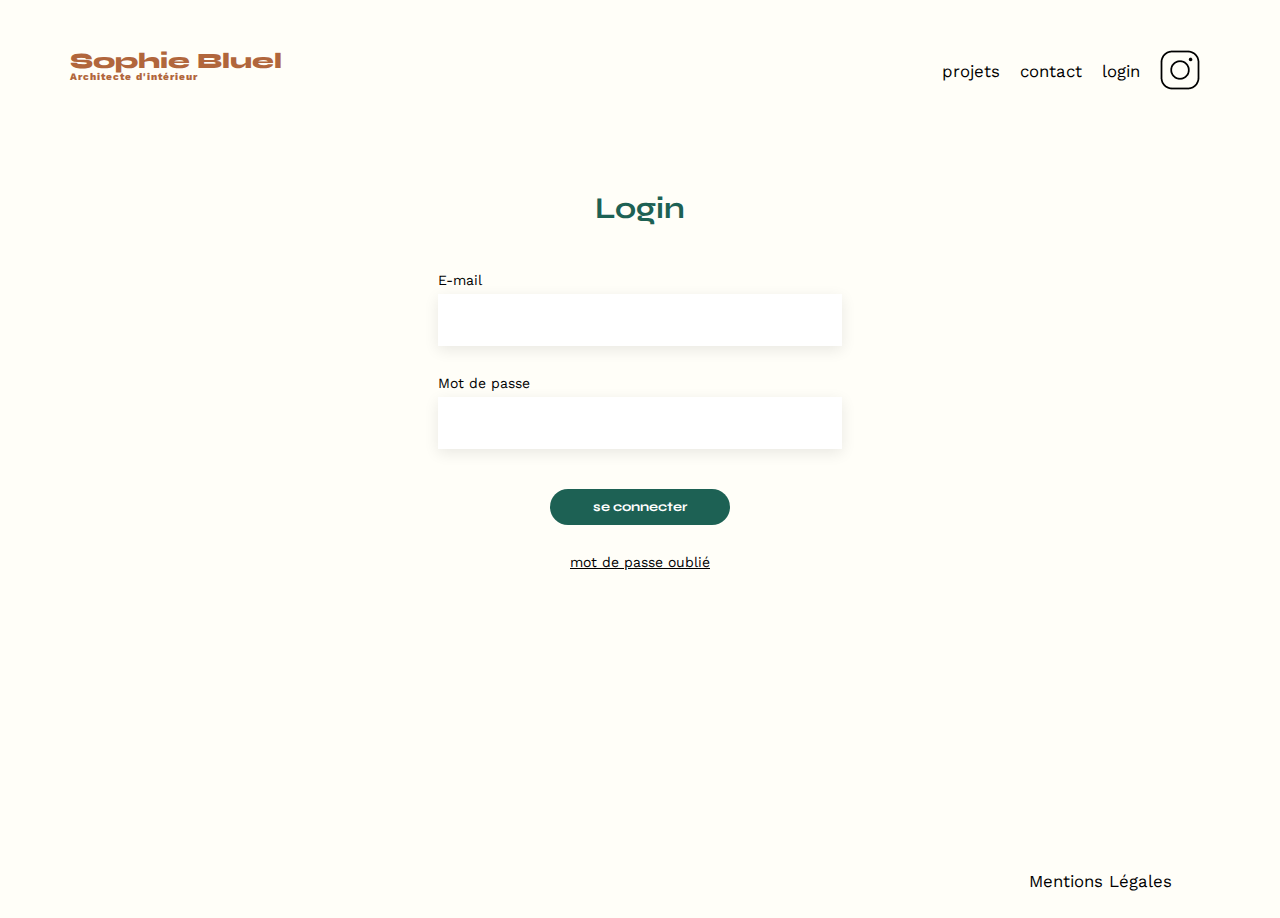
<file: login.html>
<!DOCTYPE html>
<html lang="fr">
<head>
	<meta charset="UTF-8">
	<title>Sophie Bluel - Architecte d'intérieur</title>
	<meta name="viewport" content="width=device-width, initial-scale=1.0">
	<link rel="preconnect" href="https://fonts.googleapis.com">
	<link rel="preconnect" href="https://fonts.gstatic.com" crossorigin>
	<link href="https://fonts.googleapis.com/css2?family=Syne:wght@700;800&family=Work+Sans&display=swap" rel="stylesheet">
	<meta name="description" content="">
	<link rel="stylesheet" href="./assets/style.css">
	<script src="login.js" defer></script>
</head>
<body id="loginPage">
<header>
	<div id="header">
		<a href="index.html"><h1>Sophie Bluel <span>Architecte d'intérieur</span></h1></a>
		<nav>
			<ul>
				<li>projets</li>
				<li>contact</li>
				<li><a href="login.html">login</a></li>
				<li><img src="./assets/icons/instagram.png" alt="Instagram"></li>
			</ul>
		</nav>
	</div>
</header>
<main>
    <section id="loginBody" class="loginBody">
		<h2>Login</h2>
		<form action="" id="formLogin"class="login">
			<div class="inputEmail">
				<label for="email">E-mail</label>
				<input type="text" id="email" name="email" required>
			</div>
			<div class="inputPassword">
				<label for="password">Mot de passe</label>
				<input type="password" id="password" name="name" required>
			</div>
			<div class="submit">
				<input type="submit" value="se connecter" id="connexion">
				<a href="#" class="connexionLost">mot de passe oublié</a>
			</div>			
		</form>

        
    </section>
</main>

<footer>
	<nav>
		<ul>
			<li>Mentions Légales</li>
		</ul>
	</nav>
</footer>
</body>
</html>
</file>
<file: assets/style.css>
/* http://meyerweb.com/eric/tools/css/reset/
   v2.0 | 20110126
   License: none (public domain)
*/

html, body, div, span, applet, object, iframe,
h1, h2, h3, h4, h5, h6, p, blockquote, pre,
a, abbr, acronym, address, big, cite, code,
del, dfn, em, img, ins, kbd, q, s, samp,
small, strike, strong, sub, sup, tt, var,
b, u, i, center,
dl, dt, dd, ol, ul, li,
fieldset, form, label, legend,
table, caption, tbody, tfoot, thead, tr, th, td,
article, aside, canvas, details, embed,
figure, figcaption, footer, header, hgroup,
menu, nav, output, ruby, section, summary,
time, mark, audio, video {
	margin: 0;
	padding: 0;
	border: 0;
	font-size: 100%;
	font: inherit;
	vertical-align: baseline;
}

a{
	all: unset;
}

body{
	background-color: #FFFEF8;
}
/* HTML5 display-role reset for older browsers */
article, aside, details, figcaption, figure,
footer, header, hgroup, menu, nav, section {
	display: block;
}
body {
	line-height: 1;
}
ol, ul {
	list-style: none;
}
blockquote, q {
	quotes: none;
}
blockquote:before, blockquote:after,
q:before, q:after {
	content: '';
	content: none;
}
table {
	border-collapse: collapse;
	border-spacing: 0;
}
/** end reset css**/



body {
	max-width: 1140px;
	margin:auto;
	font-family: 'Work Sans' ;
	font-size: 14px;
}
header{
	display: flex;
	flex-direction: column;
}
#adminHeader{
	display: flex;
	justify-content: center;
	align-items: center;
	height: 60px;
	background-color: black;
	color: white;
	gap: 10px;
}

#header {
	display: flex;
	justify-content: space-between;
	margin: 50px 0
}
section {
	margin: 50px 0
}

h1{
	display: flex;
	flex-direction: column;
	font-family: 'Syne';
	font-size: 22px;
	font-weight: 800;
	color: #B1663C
}

h1 > span {
	font-family: 'Work Sans';
	font-size:10px;
	letter-spacing: 0.1em;
;
}

h2{
	font-family: 'Syne';
	font-weight: 700;
	font-size: 30px;
	color: #1D6154
}
nav ul {
	display: flex;
	align-items: center;
	list-style-type: none;

}
nav li {
	padding: 0 10px;
	font-size: 1.2em;
}

li:hover {
	color: #B1663C;
}
#introduction {
	display: flex;
	align-items: center;
}
#introduction figure {
	flex: 1
}
#introduction img {
	display: block;
	margin: auto;
	width: 80%;
}

#introduction article {
	flex: 1
}
#introduction h2 {
	margin-bottom: 1em;
}

#introduction p {
	margin-bottom: 0.5em;
}
#portfolio h2 {
	text-align: center;
}
#portfolioHead{
	display: flex;
	flex-direction: row;
	align-items: center;
	justify-content: center;
	gap: 30px;
	margin-bottom: 50px;
}
#portfolioModify{
	all: unset;
	display: flex;
	gap: 10px;
}

.filter{
	display: flex;
	align-items: center;
	justify-content: center;
	gap: 10px;
	margin-bottom: 30px;
}

.button{
	border: 1px solid #1D6154;
	padding-top: 9px;
	padding-bottom: 9px;
	padding-left: 28px;
	padding-right: 28px;
	border-radius: 60px;
	background-color: rgb(0, 0, 0,0);
	color: #1D6154;
}

.buttonHover{
	border: 1px solid #1D6154;
	padding-top: 9px;
	padding-bottom: 9px;
	padding-left: 28px;
	padding-right: 28px;
	border-radius: 60px;
	background-color: #1D6154;
	color: white;
}

.gallery {
	width: 100%;
	display: grid;
	grid-template-columns: 1fr 1fr 1fr;
	grid-column-gap: 20px;
	grid-row-gap: 20px;
}

.gallery img {
	width: 100%;
}

#contact {
	width: 50%;
margin: auto;
}
#contact > * {
	text-align: center;

}
#contact h2{
	margin-bottom: 20px;
}
#contact form {
	text-align: left;
	margin-top:30px;
	display: flex;
	flex-direction: column;
}

#contact input {
	height: 50px;
	font-size: 1.2em;
	border: none;
	box-shadow: 0px 4px 14px rgba(0, 0, 0, 0.09);
}
#contact label {
	margin: 2em 0 1em 0;
}
#contact textarea {
	border: none;
	box-shadow: 0px 4px 14px rgba(0, 0, 0, 0.09);
}

input[type="submit"]{
	font-family: 'Syne';
	font-weight: 700;
	color: white;
	background-color: #1D6154;
	margin : 2em auto ;
	width: 180px;
	text-align: center;
	border-radius: 60px ;
}

footer nav ul {
	display: flex;
	justify-content: flex-end;
	margin: 2em
}



/* login section */
.loginBody{
	height: 70vh;
	display: flex;
	flex-direction: column;
	align-items: center;
	gap: 50px;
}

#email, #password{
	height: 50px;
	width: 400px;
	border: none;
	background-color: white;
	box-shadow: 0px 4px 14px 0px #00000017;
}

#connexion{
	width: 180px;
	height: 36px;
	margin: 10px;
	border: none;
}

.login{
	display: flex;
	align-items: center;
	justify-content: center;
	flex-direction: column;
	gap: 30px;
}

.inputEmail, .inputPassword{
	display: flex;
	flex-direction: column;
	gap: 7px;
}

.submit{
	display: flex;
	flex-direction: column;
	justify-items: center;
	gap: 20px;
	align-items: center;
}


.connexionLost{
	text-decoration: underline;
}

.errorMessage{
	color: red;
}

/* modal */
.fullModalBackground{
	position: fixed;
	display: flex;
	justify-content: center;	
	top: 0;
	left: 0;
	width: 100%;
	height: 100%;
	z-index: 4;
	padding-top: 100px;
	background-color: rgba(0, 0, 0, 0.3);
}
.modalBackground{
	position: fixed;
	top: 0;
	left: 0;
	width: 100%;
	height: 100%;
	z-index: 2;
	background-color: rgba(0, 0, 0, 0.3);
}

.fullModal{
	height: fit-content;
	background-color: white;
	z-index: 4;
	width: 630px;
	display: flex;
	align-items: stretch;
	flex-direction: column;
	padding: 30px;
	border-radius: 10px;
}

.headerModal{
	width: 100%;
	display: flex;
	align-items: center;
	justify-content: end;

}

.modalAjout, .modalGallery{
	display: flex;
	align-items: center;
	flex-direction: column;
	gap: 50px;
	padding: 0 100px; 
    box-sizing: border-box; 
}
.modalLine{
	background-color: #B3B3B3;
	height: 1px;
	width: 100%;
	display: flex;
	justify-content: center;
}
.modalLine p{
	margin-top: 10px;
}

.modalAjout form{
	display: flex;
	flex-direction: column;
	gap: 10px;
}
.modalAjout label{
	margin-top: 10px;
}

#containerModalImg{
	display: flex;
	flex-wrap: wrap;
    justify-content: left;
	gap: 30px 9px;
}

.modalImgWrap {
    width: 78px;
    height: 102px;
    position: relative;
    display: flex;
    justify-content: center;
    align-items: center;
    overflow: hidden;
}

.trashWrap{
	background-color: black;
	width: 20px;
	height: 20px;
	position: absolute;
    top: 5px;
    right: 5px;
    z-index: 1;
	display: flex;
	align-items: center;
	justify-content: center;
	border-radius: 2px;
}

.modalImg {
    max-width: 100%;
    max-height: 100%;
    object-fit: contain;
}


.zoneForm{
	width: 420px;
	height: 50px;
	border: 0;
	border-color: rgb(0, 0, 0,0);
	background-color: white;
	box-shadow: 0px 4px 14px 0px #00000017;
}

.hidden{
	display: none !important;
}

.formModalAjout .picture{
	opacity: 0;
	z-index: 5;
	position: absolute;
	top: 0;
	left: 0;
	width: 100%;
	height: 100%;
	cursor: pointer;
}

.formModalAjout button{
	border: none;
	background-color: #E8F1F6;
	display: flex;
	justify-content: center;
	align-items: center;
	flex-direction: column;
	gap: 10px;
	padding: 10px 0;
	position: relative;
	height: 180px ;
}

.buttonText{
	display: flex;
	align-items: center;
	justify-content: center;
	background-color: #CBD6DC;
	height: 36px;
	width: 180px;
	color: #306685;
	border-radius: 50px;
}

.previewModalWrap{
	position: absolute;
	top: 0;
	left: 0px;
	display: flex;
	align-items: center;
	justify-content: center;
	width: 100%;
    height: 100%;
}
.previewModal{
	position: relative;
	z-index: 4;
	max-width: 100%;
    max-height: 100%;
    object-fit: contain;
}
</file>
